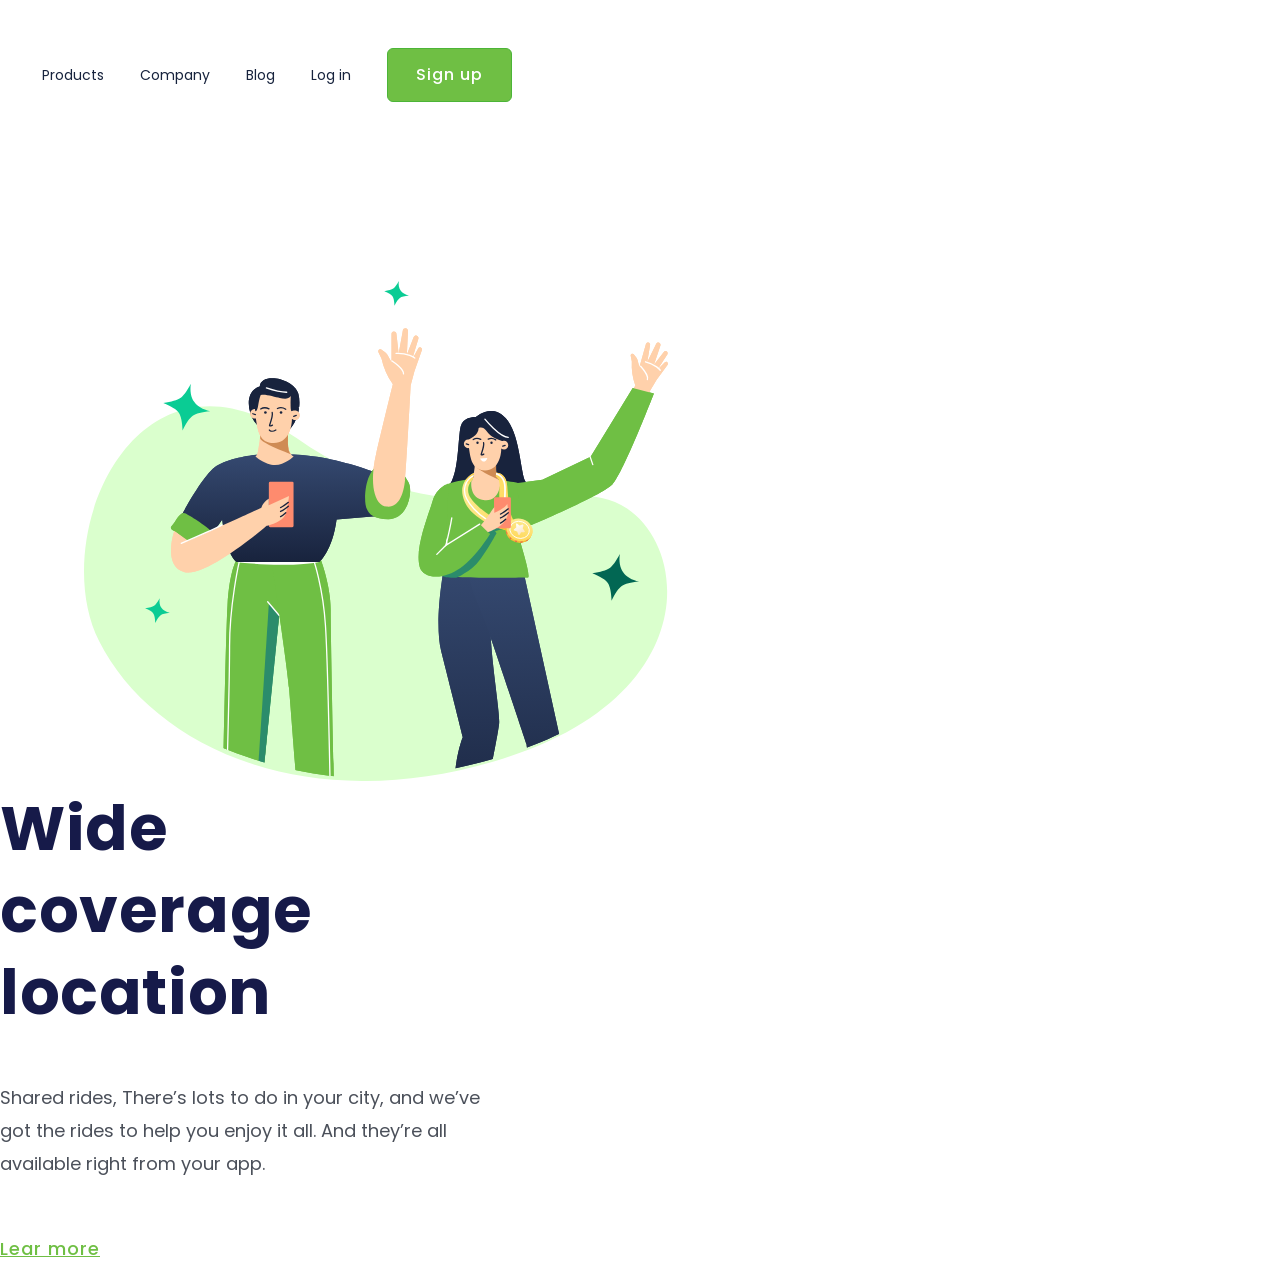
<file: Pages/desafio-css-pt1/desafio-css-basico.html>
<!DOCTYPE html>
<html lang="en">

<head>
    <meta charset="UTF-8">
    <meta name="viewport" content="width=device-width, initial-scale=1.0">
    <link rel="stylesheet" href="style.css">

    <!--fontes no CSS-->

    <title>Wide coverage location</title>

</head>

<body>
    <header>
        <nav>
            <a href="" class="link-header">Products</a>
            <a href="" class="link-header">Company</a>
            <a href="" class="link-header">Blog</a>
            <a href="" class="link-header">Log in</a>
            <button class="button-header">Sign up</button>
        </nav>
    </header>
    <main>
        <img src="./img/logo.svg" alt="" class="img-main">
        <section>

            <h1>Wide coverage location</h1>
            <p>Shared rides, There’s lots to do in your city, and 
                we’ve got the rides to help you enjoy it all. And
                they’re all available right from your app.</p>
            <a href="" class="link-main">Lear more</a>

        </section>
    </main>

</body>

</html>
</file>
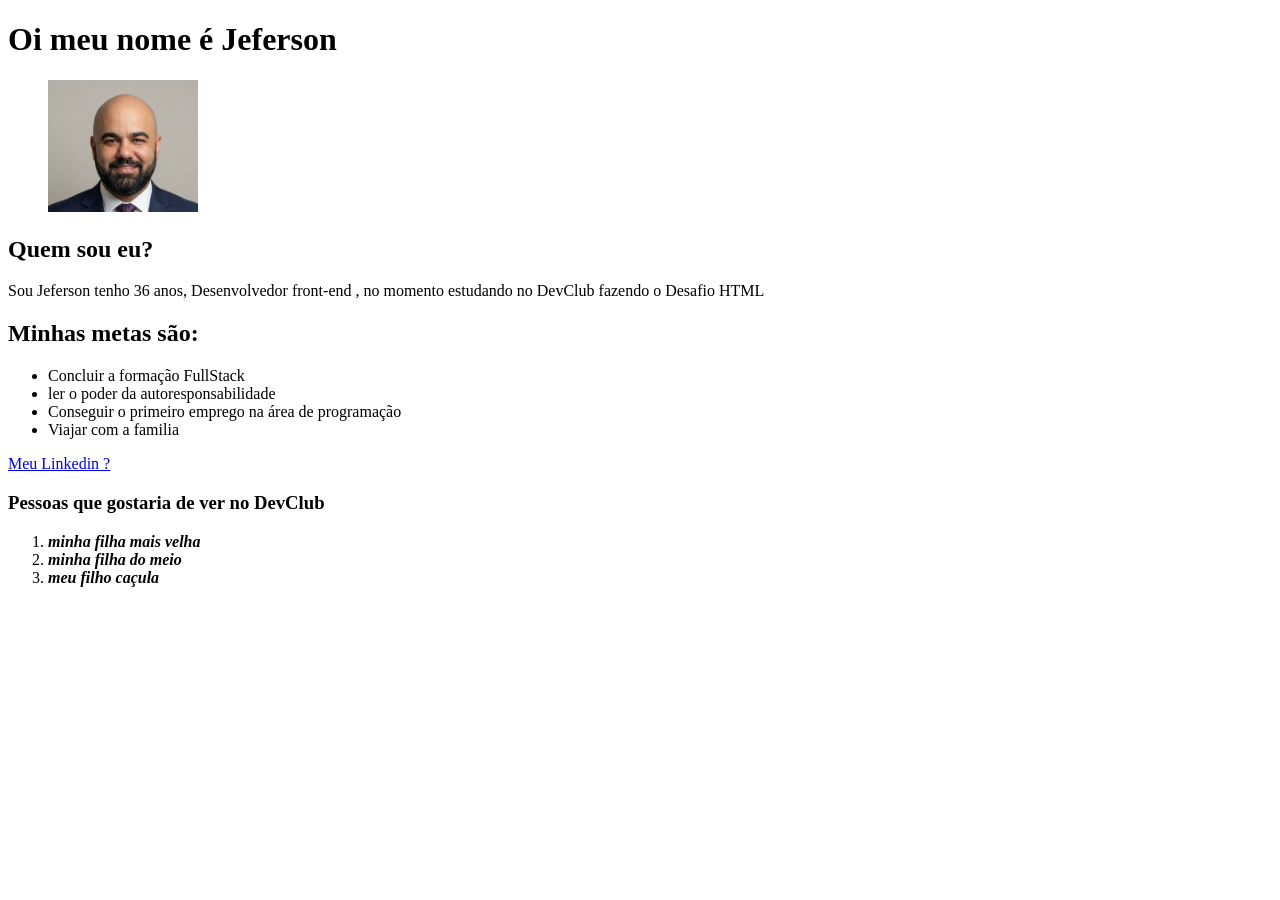
<file: Pages/desafio-html/desafio-html.html>
<!DOCTYPE html>
<html lang="pt-br">
<head>
    <meta charset="UTF-8">
    <meta name="viewport" content="width=device-width, initial-scale=1.0">
    <title>Document</title>
</head>
<body >
    
    <h1>Oi meu nome é Jeferson</h1>
    <figure>
        <img src="./img/foto.jpg" alt="minhafoto" width="150
        
        px">
        <figcaption></figcaption>
    </figure>
    <h2>Quem sou eu?</h2>
    <p>
        Sou Jeferson tenho 36 anos, Desenvolvedor front-end , no momento estudando no DevClub fazendo o Desafio HTML 
    </p>
    <h2>Minhas metas são:</h2>
    <ul>
        <li>Concluir a formação FullStack</li>
        <li>ler o poder da autoresponsabilidade</li>
        <li>Conseguir o primeiro emprego na área de programação</li>
        <li>Viajar com a familia</li>

    </ul>
    <a href="http://">Meu Linkedin ?</a>
    <h3> Pessoas que gostaria de ver no DevClub</h3>
    <ol>

        <li>
            <b><i>minha filha mais velha </i></b><br>   
        </li>
        <li>
            <b><i>minha filha do meio </i></b><br> 
        </li>
        <li>
            <b><i>meu filho caçula </i></b><br>  
        </li>
    </ol>
</body>
</html>
</file>
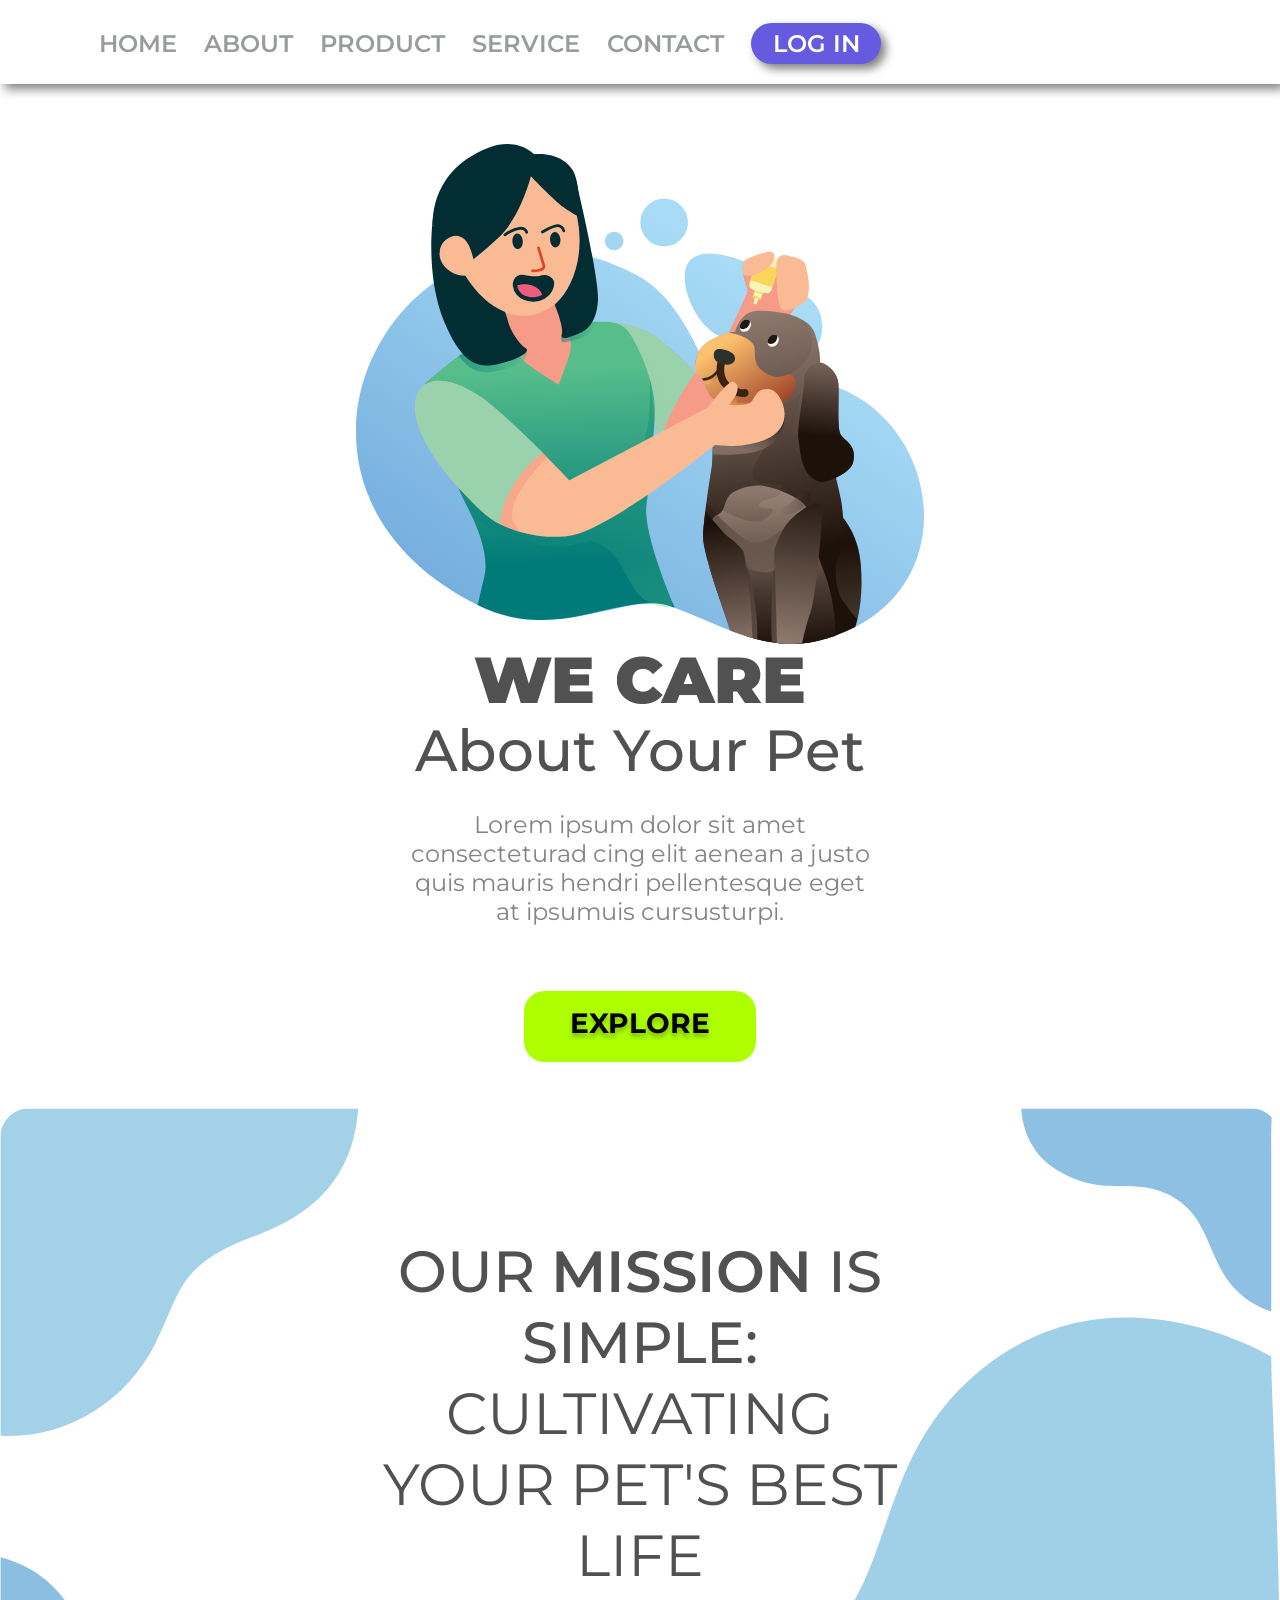
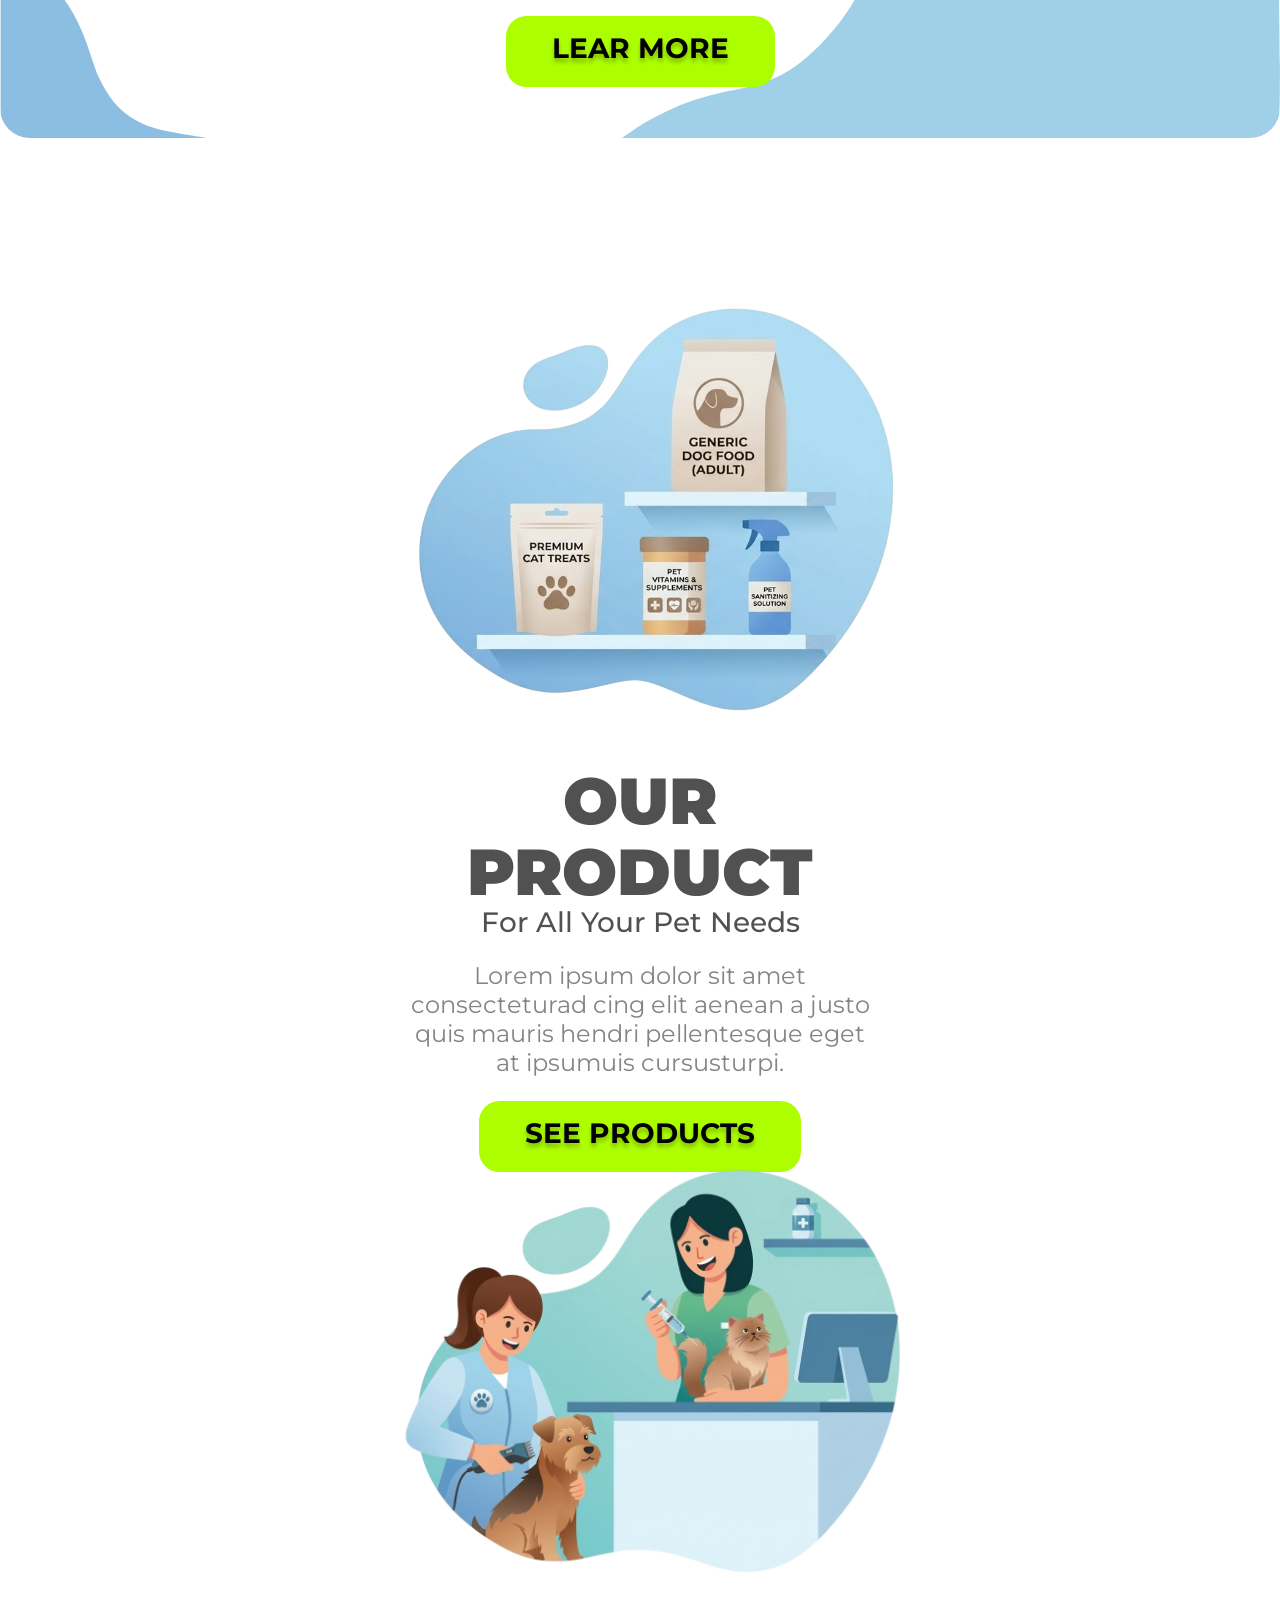
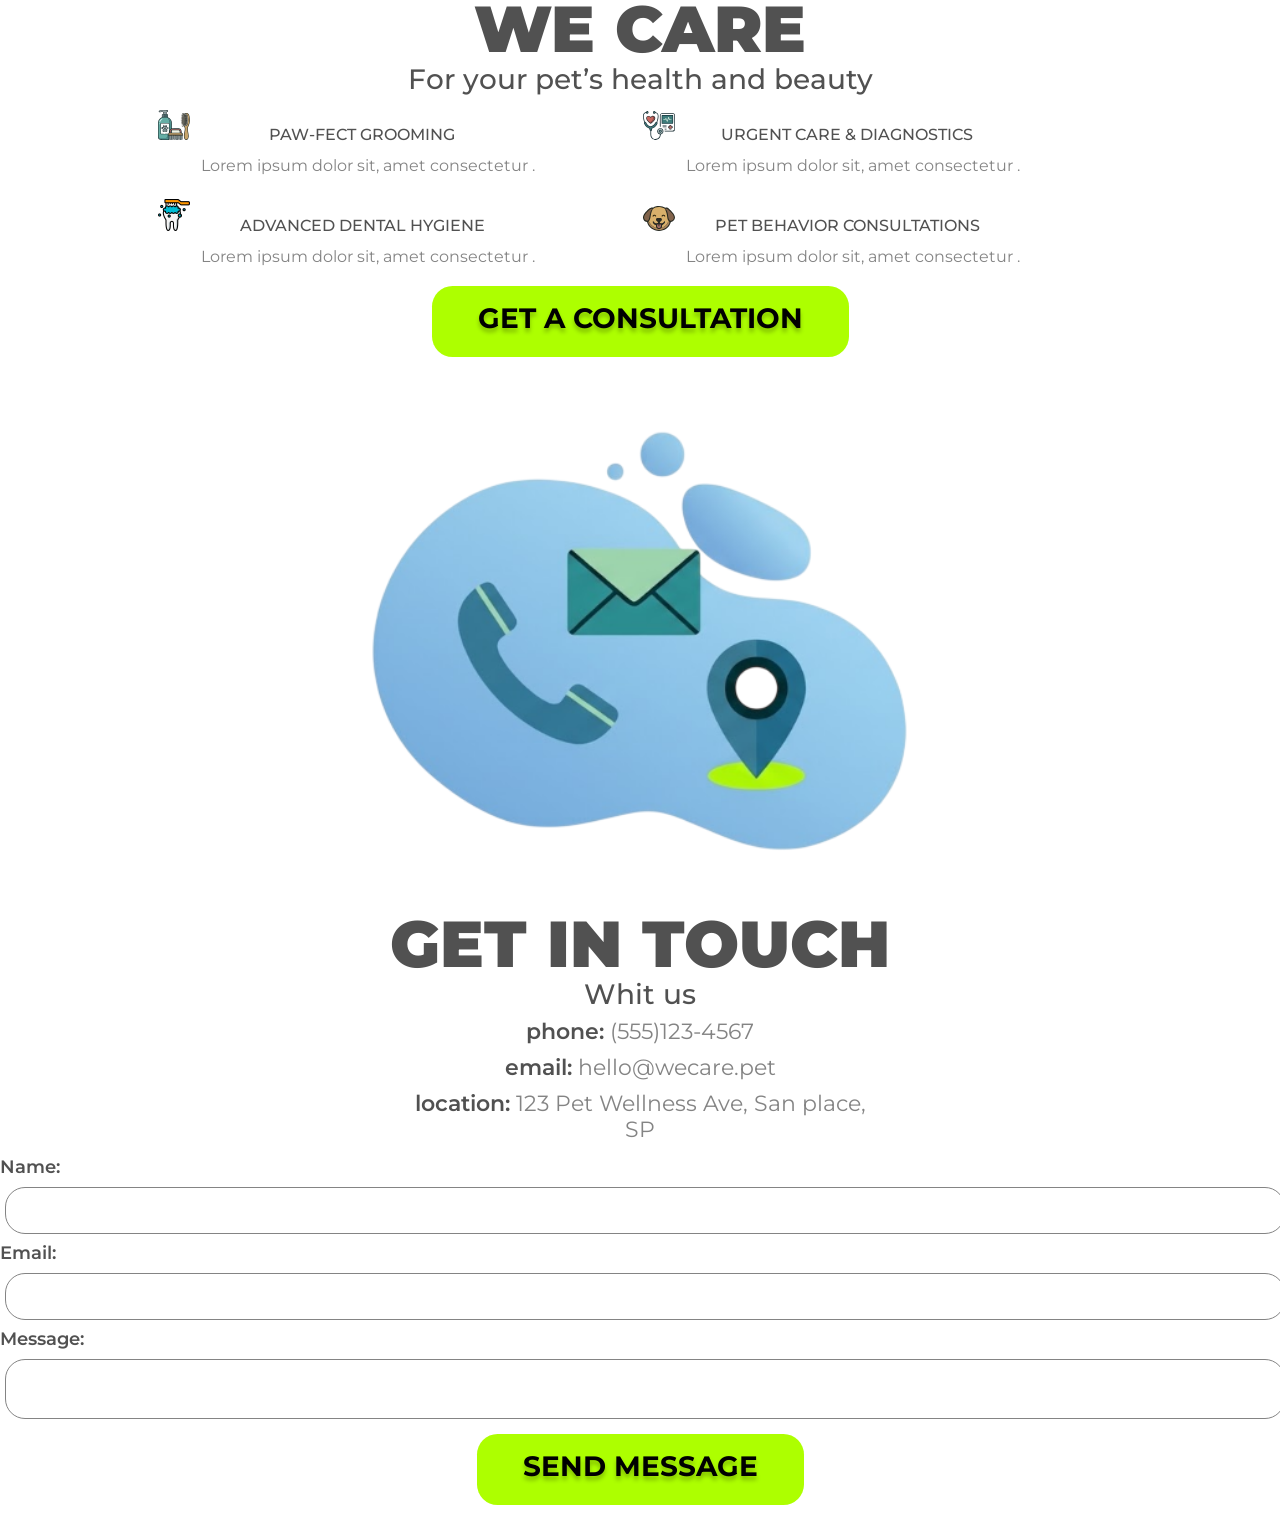
<file: Pages/desafiocss-pt2/desafio-css-intermedio.html>
<!DOCTYPE html>
<html lang="pt-BR">

<head>
    <meta charset="UTF-8">
    <meta name="viewport" content="width=device-width, initial-scale=1.0">

    <link rel="stylesheet" href="style.css">
    <title>Document</title>
</head>

<body>
    <header>
        <nav>
            <a href="#sct-home" class="link-header">HOME</a>
            <a href="#sct-about" class="link-header">ABOUT</a>
            <a href="#sct-products" class="link-header">PRODUCT</a>
            <a href="#sct-service" class="link-header">SERVICE</a>
            <a href="#sct-contact" class="link-header">CONTACT</a>
            <button class="btn-header">LOG IN</button>
        </nav>
    </header>
    <main id="sct-home">

        <img src="img/Illustration 2.svg" alt="mulher sorrindo">

        <section class="container-right">
            <h2 class="title">WE CARE</h2>
            <h2>About Your Pet</h2>
            <p>Lorem ipsum dolor sit amet consecteturad
                cing elit aenean a justo quis mauris hendri
                pellentesque eget at ipsumuis cursusturpi.</p>
            <button class="btn-main">EXPLORE</button>
        </section>
    </main>


    <section class="section-about" id="sct-about" id="sct-about">

        
        <section class="container-center">
            <h2 class="title-about">
                OUR <span>MISSION</span>
                IS SIMPLE: 
                <strong>CULTIVATING</strong>
                <b>YOUR PET'S BEST LIFE</b>
            </h2>
            
            <button class="btn-section-about">LEAR MORE</button>
        </section>

    </section>

    <section class="section-products" id="sct-products">

        <img src="img/img_PRODUCT.png" alt="img" id="img-product">

        <section class="container-right">
            <h2 class="title">OUR PRODUCT</h2>
            <h2 class="sub-title">For All Your Pet Needs</h2>
            <p>Lorem ipsum dolor sit amet consecteturad
                cing elit aenean a justo quis mauris hendri
                pellentesque eget at ipsumuis cursusturpi.</p>
            <button class="btn-section">SEE PRODUCTS</button>
        </section>

    </section>
    <section class="section-service" id="sct-service">

        <img src="img/img_SERVICES.png" alt="img" id="img-service">

        <section class="container-right">
            <h2 class="title">WE CARE</h2>
            <h2 class="sub-title">For your pet’s health and beauty</h2>
            <div class="container-services">

                <div class="description-services">
                    <div class="service-line">
                        <div>
                            <img src="img/img 2.svg" alt="" class="service-img">
                            <h3>PAW-FECT GROOMING</h3>
                        </div>
                        <p>Lorem ipsum dolor sit, amet
                            consectetur .
                        </p>
                    </div>
                    <div class="service-line">
                        <div>
                            <img src="img/heart.svg" alt="" class="service-img">
                            <h3>URGENT CARE & DIAGNOSTICS</h3>
                        </div>
                        <p>Lorem ipsum dolor sit, amet
                            consectetur .
                        </p>
                    </div>

                </div>
            </div>
                
            <div class="container-services">
                
                <div class="description-services">
                    <div class="service-line">
                        <div >
                            <img src="img/brushing-teeth.png" alt="" class="service-img">
                            <h3>ADVANCED DENTAL HYGIENE</h3>
                        </div>
                        <p>Lorem ipsum dolor sit, amet
                            consectetur .
                            
                        </p>
                    </div>
                    <div class="service-line">
                        <div>
                            <img src="img/dog.svg" alt="" class="service-img">
                            <h3>PET BEHAVIOR CONSULTATIONS</h3>
                        </div>
                        <p>Lorem ipsum dolor sit, amet
                            consectetur .
                        </p>
                    </div>

                </div>

            </div>

            <button class="btn-section">GET A CONSULTATION</button>
        </section>

    </section>
    <section class="section-contact" id="sct-contact">
        <img src="img/img-contato.png" alt="img" id="img-contato">

        <section class="container-right">
            <h2 class="title">GET IN TOUCH </h2>
            <h2 class="sub-title">Whit us</h2>
            <form action="">

                <div>
                    <p class="p-contact"><span>phone:</span> (555)123-4567</p>
                
                    <p class="p-contact"><span>email:</span> hello@wecare.pet</p>
                
                    <p class="p-contact"><span>location:</span> 123 Pet Wellness Ave, San place, SP</p>
                </div>
                
                <label for="input-name">Name:</label><br>
                <input type="text" id="input-name"><br>
                
                
                <label for="input-email">Email:</label><br>
                <input type="email" id="input-email" ><br>
                <label for="input-message" >Message:</label><br>
                <input type="text" id="input-message"><br>
                <button type="submit" class="btn-section">SEND MESSAGE</button>
            </form>
            
            
        </section>
    </section>

</body>

</html>
</file>
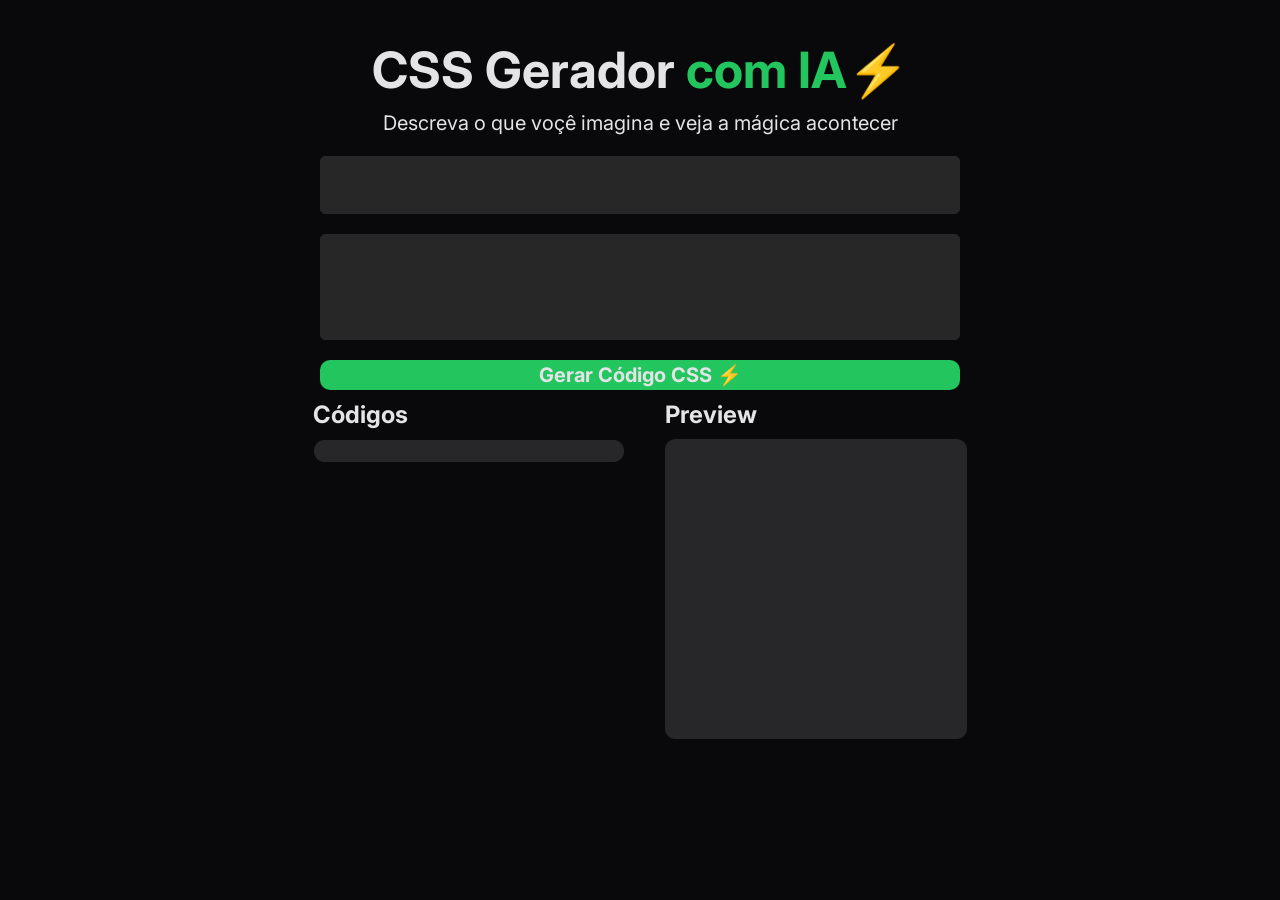
<file: Pages/missao/gerador-css.html>
<!DOCTYPE html>
<html lang="pt-br">
<head>
    <meta charset="UTF-8">
    <meta name="viewport" content="width=device-width, initial-scale=1.0">
    <title>Gerador de CSS</title>

    <link rel="preconnect" href="https://fonts.googleapis.com">
    <link rel="preconnect" href="https://fonts.gstatic.com" crossorigin>
    <link href="https://fonts.googleapis.com/css2?family=Inter:ital,opsz,wght@0,14..32,100..900;1,14..32,100..900&display=swap" rel="stylesheet">
    <link rel="stylesheet" href="styles.css">
</head>
<body>

        <h1>CSS Gerador <span>com IA</span>⚡️</h1>
        <p>
            Descreva o que voçê imagina e veja a mágica acontecer
        </p>
        
        <textarea class="input-chaveAPI" rows="1" name="" id="" placeholder="Ex: Bola azul pingando">
        </textarea>
        <textarea class="prompt" rows="3" name="" id="" placeholder="Ex: Bola azul pingando">
        </textarea>

        <button class="botao-gerar">Gerar Código CSS ⚡️</button>
        
        <div class="resultados" >
            <div class="bloco-codigo-container">
                <h2>Códigos</h2>
                <p class="bloco-codigo"></p>
            </div>
            <div class="preview">
                <h2>Preview</h2>
                <iframe class="resultado-codigo"></iframe>
            </div>
        </div>

</body>

<script src="scripts.js"></script>

</html>
</file>
<file: Pages/desafio-css-pt1/style.css>
@import url('https://fonts.googleapis.com/css2?family=Poppins:ital,wght@0,100;0,200;0,300;0,400;0,500;0,600;0,700;0,800;0,900;1,100;1,200;1,300;1,400;1,500;1,600;1,700;1,800;1,900&display=swap');



*{
    margin: 0px;
    padding: 0px;
    box-sizing: border-box;
    font-family: "Poppins", sans-serif;
}


header{
    margin: 48px 0px 179px 42px;
    
}

.link-header{

    font-style: normal;
    font-weight: 400;
    font-size: 14px;
    line-height: 21px;
    text-decoration: none;
    color: #17233D;
    margin-right: 32px ;

}
.button-header{
    

    background: #6FBF44;
    border: 1px solid #4CB538;
    border-radius: 6px;
    font-weight: 500;
    font-size: 16px;
    line-height: 24px;
    letter-spacing: 1px;
    padding: 14px 28px;
    color: #FFFFFF;


}

main{
    
}
.img-main{
    margin-right: 121px;
    margin-left: 84px;
    display: inline-block;
}

section{
    display: inline-block;
    width: 493px;
}


.link-main{

    font-weight: 500;
    font-size: 18px;
    line-height: 27px;
    letter-spacing: 1px;
    color: #6FBF44;

}


h1{
    
    font-weight: 700;
    font-size: 62px;
    line-height: 82px;
    letter-spacing: 0.596154px;
    color: #161A49;

}

p{

    font-weight: 400;
    font-size: 18px;
    line-height: 33px;
    color: #4B505A;
    margin: 47px 0px 55px

}
</file>
<file: Pages/desafiocss-pt2/style.css>
@import url('https://fonts.googleapis.com/css2?family=Montserrat:ital,wght@0,100..900;1,100..900&display=swap');

*{
    margin: 0;
    padding: 0;
    box-sizing: border-box;
    font-family:  "Montserrat", sans-serif;
    font-weight: 400;
    
}

header{
    padding:23px 0px 20px 76px;
    position: fixed;
    background-color: white;
    top: 0;
    width: 100%;
    box-shadow: 5px 5px 10px rgba(0,0,0,0.5);
    
    
}


.link-header{
    font-style: normal;
    text-decoration: none;
    font-size: 24px;
    line-height: 29px;
    font-weight: 600;
    color: #989D9C;
    cursor: pointer;
    margin-left: 23px ;
}


.link-header:hover{
    opacity: 0.5;
}



.btn-header{
    
    width: 130px;
    height: 41px;
    background: #665AE1;
    border-radius: 50px;
    border: none;
    font-weight: 600;
    font-size: 24px;
    line-height: 29px;
    color: #FFFFFF;
    cursor: pointer;
    margin-left: 23px;
    box-shadow: 5px 5px 10px rgba(0,0,0,0.5);
}


/*ABOUT*/
main{
    scroll-margin-top: 100px; /*sofri com menu fixo*/
     width: 100vw;     
     margin-top: 144px;
     height: 820px;
     margin-bottom: 144px;
}

img{
    display: inline-block;

    margin: 0 125px 0 86px;
}

.container-right{
    display: inline-block;
    
}



    

h1{
    /* WE CARE */
    font-style: normal;
    font-weight: 900;
    font-size: 100px;
    line-height: 122px;
    color: #515151;
    width: 100%;
    width: 514px;

}





h2{
    

    font-style: normal;
    font-weight: 500;
    font-size: 58px;
    line-height: 71px;
    color: #515151;
    margin-top: 32px;
    width: 514px;


}


p{
    
    font-style: normal;
    font-weight: 400;
    font-size: 24px;
    line-height: 29px;
    color: #848484;
    margin: 32px 0 65px ;
    width: 514px;
    margin-top: 32px;

}

.btn-main{
    /* Button */
    border-radius: 50px;
    background: #ADFF00;
    border-radius: 20.5px;
    font-style: normal;
    font-weight: 700;
    font-size: 28px;
    line-height: 34px;
    color: #000000;
    text-shadow: 0px 4px 4px rgba(0, 0, 0, 0.25);
    border: none;
    padding: 15px 46px 22px;
    margin-top: 65px;

}

/* ------   for sections ------   */

h3{

    font-style: normal;
    font-weight: 500;
    font-size: 16px;
    line-height: 22px;
    color: #515151;
    margin-top: 20px;
    display: inline-block;
    width: 138px;
    
}

.title{
    /* WE CARE */
    font-style: normal;
    font-weight: 900;
    font-size: 65px;
    line-height: 70pxpx;
    color: #515151;
    width: 100%;
    width: 514px;

}

.sub-title{

    font-style: normal;
    font-weight: 500;
    font-size: 28px;
    line-height: 30px;
    color: #515151;
    margin-top: 10px;
    width: 514px;
   
}

.btn-section{
   

    /* Button */
    border-radius: 50px;
    background: #ADFF00;
    border-radius: 20.5px;
    font-style: normal;
    font-weight: 700;
    line-height: 34px;
    color: #000000;
    text-shadow: 0px 4px 4px rgba(0, 0, 0, 0.25);
    border: none;
    padding: 15px 46px 22px;
    font-size: 28px;
    margin-top: 25px;

    
}

/* ------   ABOUT ------   */
.section-about{
    scroll-margin-top: 85px;
    background-image: url('img/bg-about.svg');
    background-size: cover; /* A imagem cobre todo o fundo */
    background-repeat: no-repeat; /* Evita que a imagem se repita */
    max-height: 630px;

    border: none;
    border-radius: 30px;
    max-width: 100%;
    margin: 50px auto 50px;
    padding: 0 auto 200px;
    margin-bottom: 144px;
    
}

.section-center{
    width: 100%;
    height: 100%;
    

}

.container-center{
    max-width: 100%;
    height: 100%;
    margin-bottom: 50px;
    padding: 0 0 10% 0;
    
}
.title-about{
    text-align: center;
    margin: 0 auto;
    padding: 10% 0 0;


}
.btn-section-about{
    /* Button */
    display: block;
    border-radius: 50px;
    background: #ADFF00;
    border-radius: 20.5px;
    font-style: normal;
    font-weight: 700;
    line-height: 34px;
    color: #000000;
    text-shadow: 0px 4px 4px rgba(0, 0, 0, 0.25);
    border: none;
    padding: 15px 46px 22px;
    font-size: 28px;
    margin: 25px auto ;
    

}



/* ------   PRODUCT ------   */
.section-products{
    scroll-margin-top: 80px;
    height: 820px;
}



/* ------  SERVICE  ------- */
.section-service{
    scroll-margin-top: 83px;
    height: 820px;
    padding-bottom: 32px;
   
    
}

#img-service{
    width: 540px;
    display: inline-block;
    
}

.container-services{
   width: 514px;
}




.description-services{
    display: block;
    
}




.service-line{
    display: inline-block;
    width: 40%;
    margin-left: 10px;
    
}




.service-img{
    margin: 0;
    width: 32px;
    display: inline-block;
    

}

.service-line>p{
    
    margin: 5px 0;
    width: 100%;
    font-size: medium;
   
}



/* ------ CONTACT  ------  */


.section-contact{
    scroll-margin-top: 83px;
    height: 820px;
    margin-top: 144px;
}

#img-contato{
    display: inline-block;
    width: 540px;
}

.p-contact{
    line-height: 26px;
    margin-top: 10px;
    margin-bottom: 10px;
    font-size: 22px;
   

}
span{
    font-weight: 600;
    color: #515151;
}

label{
    font-style: normal;
    font-weight: 600;
    font-size: 18px;
    line-height: 29px;
    color:#515151;
    margin: 32px 0 65px ;
    width: 514px;
    margin-top: 32px;
}

input{
    border: 1px solid #848484;
    outline: none;
    border-radius: 20px;
    line-height: 25px;
    padding: 10px 20px;
    font-size: 16px;
    width: 100%;
    margin: 5px;
    font-weight: 500;

}

#input-message{

    height: 60px;
}

#input-name{
    
}
#input-email{

    
}


/* ------ Responsiveness  ------  */


@media screen and (max-width: 1300px) {

    
    main{
        width: 100vw;
    }

    section{
        width: 100vw;
    }

    img{
        
       display: block;
       max-width: 90%;
       margin:0 auto;
    }

    .container-right{

        width: 100%;
        display: block;
        margin: 0 auto;
    
        
    }

    h1{
       text-align: center;
       
    }

    h2{
        text-align: center;
        margin: 0 auto;
        
    }

    h3{
       text-align: center; 
        width: 80%;
    
    
    }

    .service-line{
        width:45%;
        margin: 0 10px;
        padding: 0 20px;
    }

    .service-line>p{
        width:100%;
        margin: 0 ;
        
        
    }

    p{
        margin: 24px auto ;
        text-align: center;
        display: block;
        padding: 0 20px ;
    }
    .btn-main{
        display: block;
        margin: 65px auto;
    }

    .title{
        text-align: center;
        margin: 0 auto;
    }

    .sub-title{
      text-align: center; 
      margin: 0 auto;
    }

    .description-services {
        margin: 10px auto;
        
        display: block;
    }

    .container-services{
        margin: 0 auto;
        width: 80%;
        display: block;
        padding: 0;
    }

    .btn-section{
        display: block;
        margin: 10px auto;
    }

    .service-line>p{
    
        margin: 5px auto;
        width: 100%;
        font-size: medium;
        text-align: center;
    }

    .service-line>div{
        margin: 0 auto;
        width: 100%;
        
    }


    #img-about {
        display: block;
        margin: 10px auto;
    }
    #img-product {
        display: block;
        margin: 10px auto;
    }
    #img-service {
        display: block;
        margin: 10px auto;
    }

   #img-service {
        display: block;
        margin: 10px auto;
    } 
    
    #img-contato {
        display: block;
        margin: 10px auto;
    } 

    .containner-right{
        display: block;
        height: 900px;
        width: 100%;
    }
    .section-contact {
        height: 100%;
        margin: 0;
    }

    .section-service{
        height: 100%
    }


    
}

@media screen and (max-width: 900px) {
   
    header{
        display: none;
    }

    main{
        margin: 50px auto;
        width: 100%;
        height: 100%;
    }

    .containner-right{
        display: block;
        height: 900px;
    }

    .title{
        margin: 0 auto;
        font-size: 48px;
        text-align: center;
        width: 80%;
    }

    h2{
        margin: 0 auto;
        font-size: 38px;
        text-align: center;
        width: 80%;
    }


    .title-about{
        margin: 0 auto;
        font-size: 28px;
        text-align: center;
        width: 80%;
        line-height: 46px;
    }

    .sub-title{
        margin: 0 auto;
        font-size: 38px;
        text-align: center;
        width: 80%;
        line-height: 40px;
    }

    img{
        
       display: block;
       max-width: 50%;
       margin:0 auto;
    }

    p{
        font-size: 10px;
        width: 80%;
    }
    
    .service-line {
        display: block;
        width: 80%;
        margin: 0 auto;
    }
    .description-services {
        display: block;
    }
    #img-product {
        max-width: 540px;
        width: 80%;
        display: block;
        margin-top: 100px auto;
    }
    
    #img-service {
        max-width: 540px;
        width: 80%;
        display: block;
        margin-top: 100px auto;
    }

    #img-contato {
        max-width: 540px;
        width: 80%;
        display: block;
        margin-top: 0 auto;
    }

    
    form{
        width: 80%;
        margin: 0 auto;
    }

    form>div{
        width: 100%;
        margin: 0 auto;
        padding: 0;
    }


    .p-contact {
        display: block;
        text-align: center;
        width: 100%;
        padding: 0;
    }

    .section-contact {
        height: 100%;
        margin: 0;
    }

    .section-service{
        height: 100%
    }

    

}
</file>
<file: Pages/missao/styles.css>
*{
    padding: 0;
    margin: 0;
    box-sizing: border-box;
    font-family: "Inter", sans-serif;
}

body{
    background-color:#09090b;
    display: flex;
    flex-direction: column;
    align-items: center;
    color: #e4e4e7;
    padding: 40px;
}


h1{
    
    font-size: 50px;

}

h1>span{
    color: #22c55e;
}

p{
    margin: 11px;
    font-size: 20px;
}

textarea{
    background-color:#272727;
    border-radius: 5px;
    width: 100%;
    padding: 16px;
    resize: none;
    border: 1px solid #27272a;
    color: #e4e4e7;
    font-size: 20px;
    outline: none;
    margin: 10px;
    max-width: 640px;
}

button{
    margin: 10px;
    background-color: #22c55e;
    width: 100%;
    height: 30px;
    border-radius: 10px;
    color: #e4e4e7;
    font-size: 20px;
    font-weight: bold;
    border: none;
    cursor: pointer;
    max-width: 640px;
}

.resultados{
    display: flex;
    gap: 20px;
    max-width: 800px;
    justify-content: center;
    
}


.bloco-codigo-container{
    width: 50%;
    
    
}

.bloco-codigo-container>p{
    font-size: 14px;
    overflow: auto;
    background-color: #27272a;
    padding: 10px;
    border-radius: 10px;
    border: 1px solid #272727;
    
    min-width: 310px;
    
}
h2{
    margin-left: 10px;
}


.bloco-codigo{
    white-space: pre-wrap;
    max-height:300px;
    padding: 10px;
    color: #22c55e;
}

.preview{
    width: 50%;
    
}

.resultado-codigo{
    margin: 10px;
    
    background-color: #27272a; 
    outline: none;
    border: 1px solid #272727;
    border-radius: 10px;
    height: 300px;
    max-height:300px;
}
</file>
